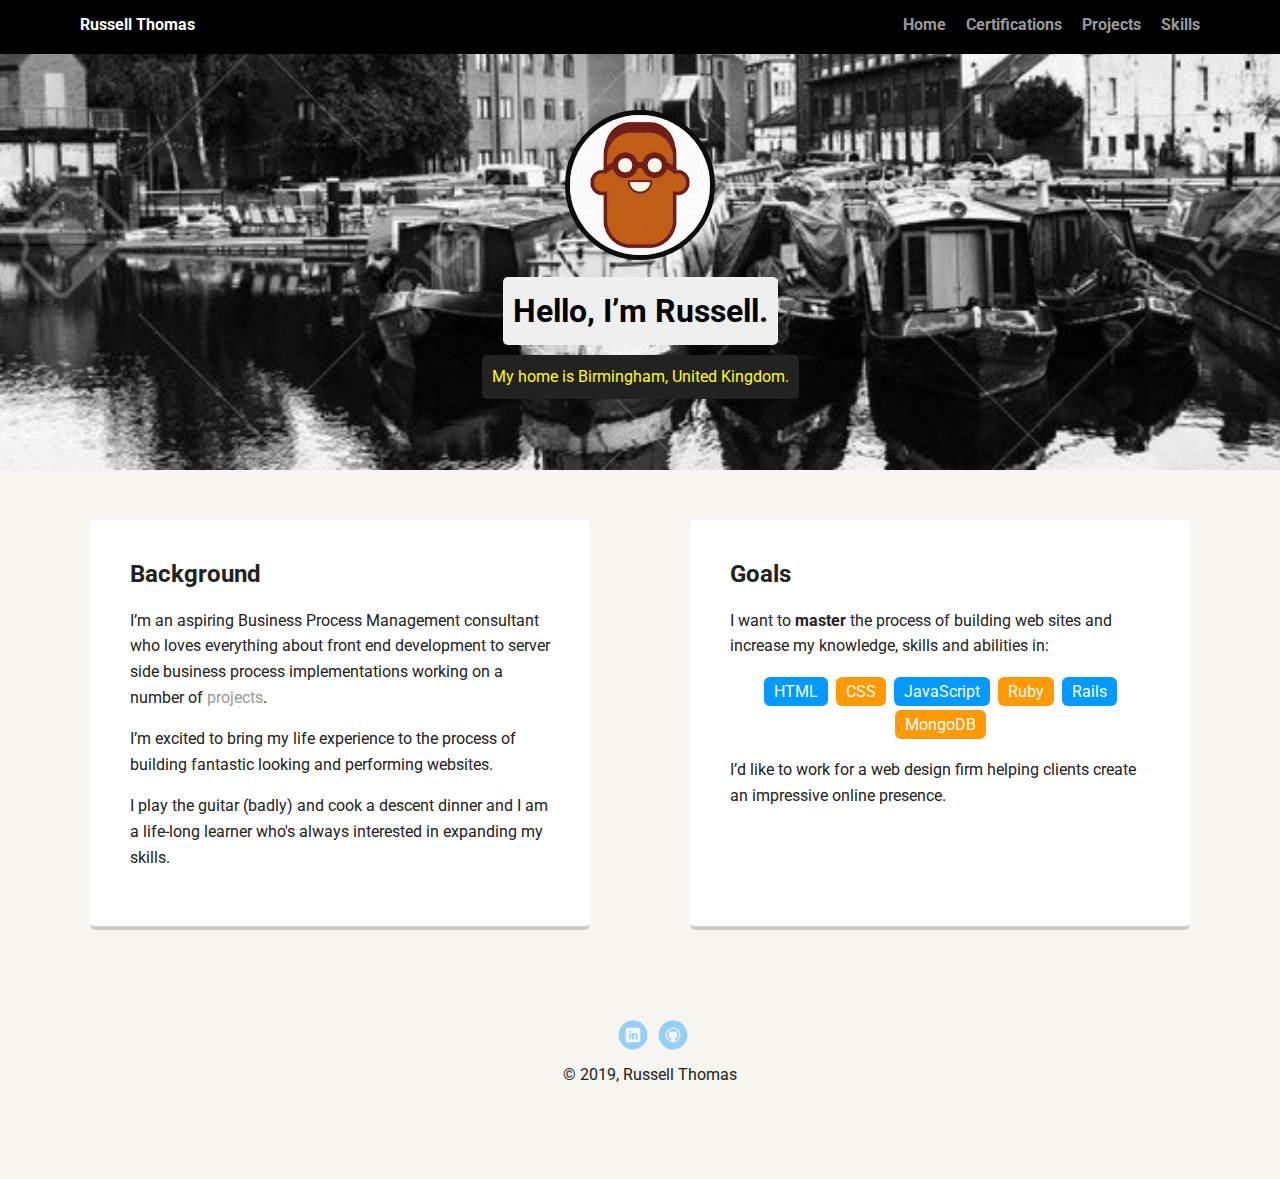
<file: portfolio_update_v1/index.html>
<!doctype html>
<html lang="en">
<head>
  <meta charset="utf-8">
  <title>Russell Thomas' Profile</title>
  <meta name="viewport" content="width=device-width, initial-scale=1.0">
  <link rel="stylesheet" href="styles.css">
  <link href="https://fonts.googleapis.com/css?family=Muli%7CRoboto:400,300,500,700,900" rel="stylesheet"></head>
  <body>
    
    <div class="main-nav">
        <ul class="nav">
          <li class="name">Russell Thomas</li>
          <li><a href="index.html">Home</a></li>
          <li><a href="Pages/Certifications.html">Certifications</a></li> 
          <li><a href="Pages/Projects.html">Projects</a></li>  
          <li><a href="Pages/Skills.html">Skills</a></li> 
        </ul>
    </div>

    <header>
      <img src="images/emoji_profile.jpg" alt="Drawing of Russell Thomas" class="profile-image">
      <h1 class="tag name">Hello, I’m Russell.</h1>
      <p class="tag location">My home is Birmingham, United Kingdom.</p>
    </header>

    <main class="flex">
      <div class="card">
        <h2>Background</h2>
        <p>I’m an aspiring Business Process Management consultant who loves everything about front end development to server side business process implementations working on a number of <a href="Pages/Projects.html#Projects">projects</a>.</p> 
        <p>I’m excited to bring my life experience to the process of building fantastic looking and performing websites.</p>
        <p>I play the guitar (badly) and cook a descent dinner and I am a life-long learner who's always interested in expanding my skills.</p>
      </div> 

      <div class="card">
        <h2>Goals</h2>
        <p>I want to <strong>master</strong> the process of building web sites and increase my knowledge, skills and abilities in:</p>
        <ul class="skills">
          <li>HTML</li>
          <li>CSS</li>
          <li>JavaScript</li>
          <li>Ruby</li>
          <li>Rails</li>
          <li>MongoDB</li>
        </ul>
        <p>I’d like to work for a web design firm helping clients create an impressive online presence.</p>
      </div> 

    </main>
    <footer>
      <ul>
        <li><a href="https://www.linkedin.com/in/russellthomasbpm/" target="_blank" title="my linkedin page"  class="social linkedin">LinkedIn</a></li>
        <li><a href="https://github.com/russell13thomas" target="_blank" title="my Github page" class="social github">Github</a></li>
      </ul>
      <p class="copyright">&copy; 2019, Russell Thomas</p>
    </footer>
  </body>
  </html>
</file>
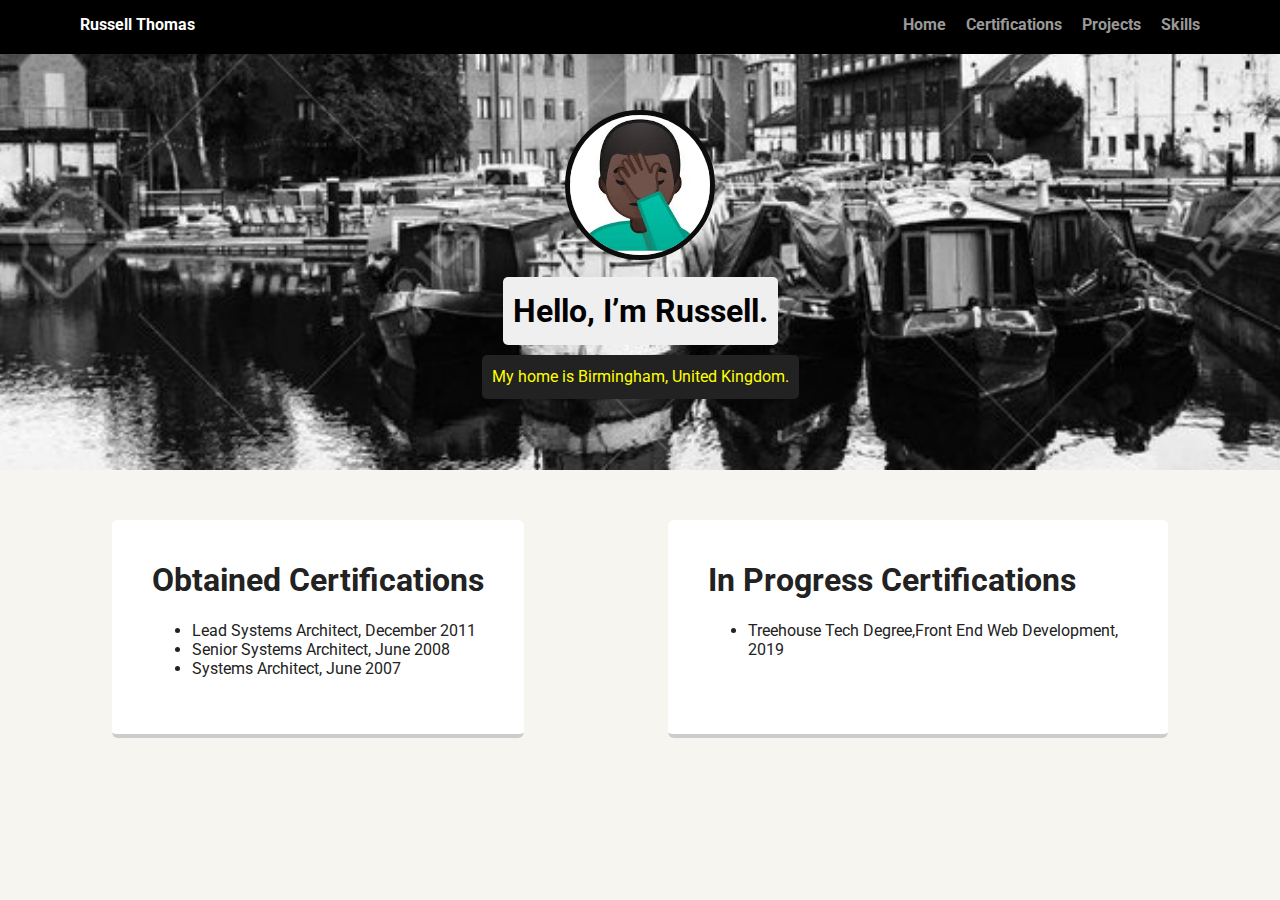
<file: portfolio_update_v1/Pages/Certifications.html>
<!DOCTYPE html>
<html lang="en">
<head>
    <title>Certifications</title>
    <meta charset="utf-8">
    <meta name="viewport" content="width=device-width, initial-scale=1.0">
    <link rel="stylesheet" href="../styles.css">
    <link href="https://fonts.googleapis.com/css?family=Muli%7CRoboto:400,300,500,700,900" rel="stylesheet">
</head>
  
<body>
    <div class="main-nav">
        <ul class="nav">
          <li class="name">Russell Thomas</li>
          <li><a href="../index.html">Home</a></li> 
          <li><a href="Certifications.html">Certifications</a></li> 
          <li><a href="Projects.html">Projects</a></li>  
          <li><a href="Skills.html">Skills</a></li> 
        </ul>
    </div>
    
    <header>
        <img src="../images/Furstration.jpg" alt="Drawing of Russell Thomas" class="profile-image">
        <h1 class="tag name">Hello, I’m Russell.</h1>
        <p class="tag location">My home is Birmingham, United Kingdom.</p>
    </header>

    <main class="flex">
        <div class="card">
            <h1>Obtained Certifications</h1>
            <ul>
                <li>Lead Systems Architect, December 2011</li>
                <li>Senior Systems Architect, June 2008</li>
                <li>Systems Architect, June 2007</li>
            </ul>
        </div> 

        <div class="card">                                          
            <h1>In Progress Certifications</h1>
            <ul>
                <li>Treehouse Tech Degree,Front End Web Development, 2019</li>
            </ul>
        </div> 
    </main>


</body>
</html>
</file>
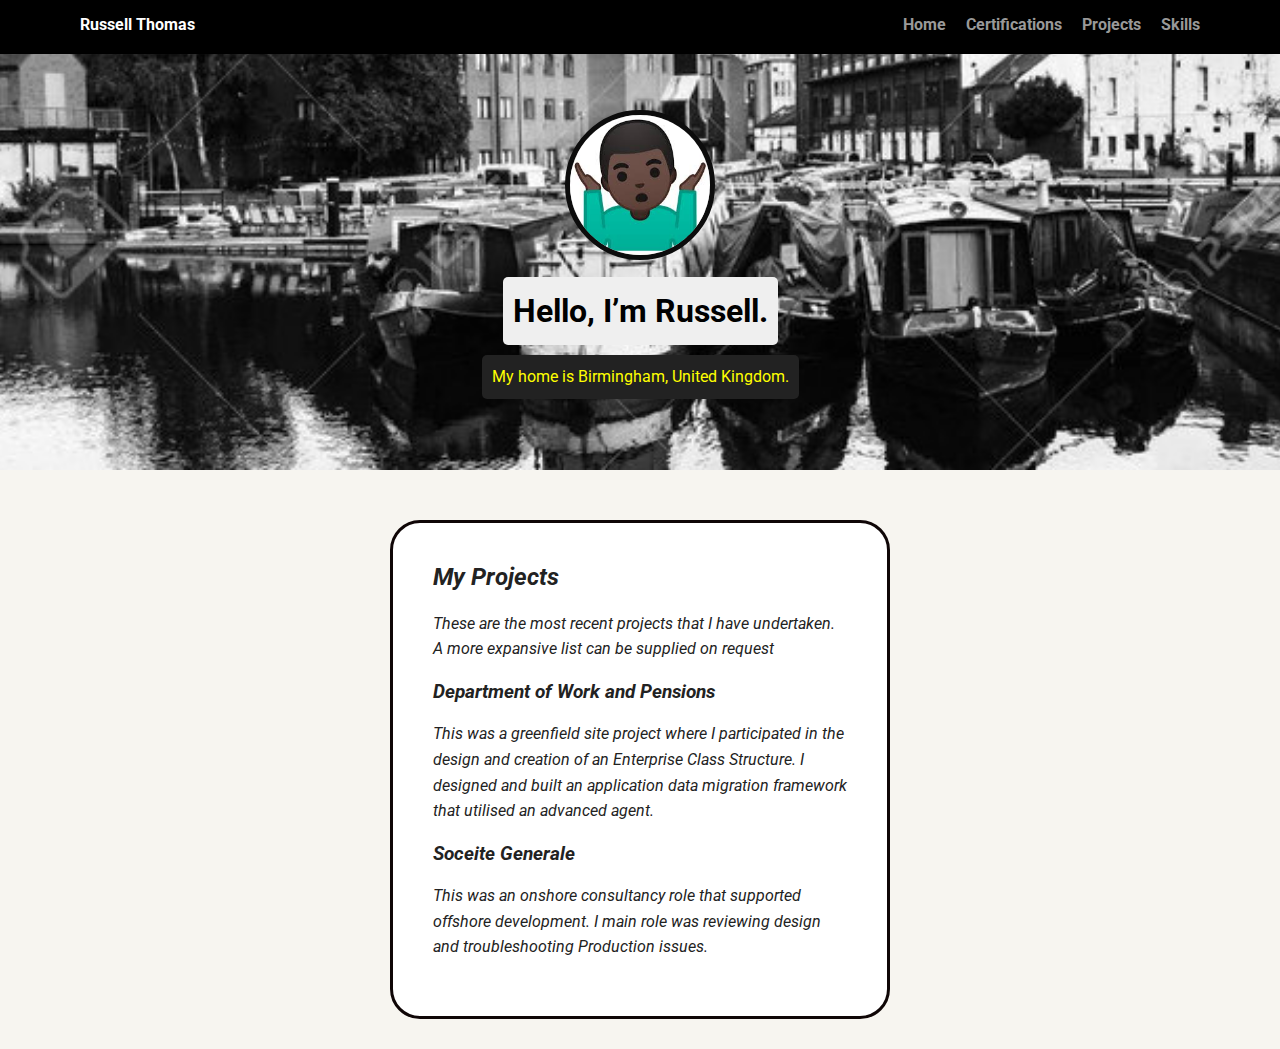
<file: portfolio_update_v1/Pages/Projects.html>
<!DOCTYPE html>
<html lang="en">

<head>
    <title>Projects</title>
    <meta charset="utf-8">
    <meta name="viewport" content="width=device-width, initial-scale=1.0">
    <link rel="stylesheet" href="../styles.css">
    <link href="https://fonts.googleapis.com/css?family=Muli%7CRoboto:400,300,500,700,900" rel="stylesheet">
</head>

<body>
    <div class="main-nav">
        <ul class="nav">


            <li class="name">Russell Thomas</li>
            <li><a href="../index.html">Home</a></li>
            <li><a href="Certifications.html">Certifications</a></li>
            <li><a href="Projects.html">Projects</a></li>
            <li><a href="Skills.html">Skills</a></li> 
        </ul>
    </div>
    <header>
        <img src="../images/shrugging.jpg" alt="Drawing of Russell Thomas" class="profile-image">
        <h1 class="tag name">Hello, I’m Russell.</h1>
        <p class="tag location">My home is Birmingham, United Kingdom.</p>
    </header>

    <!--Projects-->
    <main class="flex">
        <section>
            <div class="card myprojectscard" id="Projects">
                <h2>My Projects</h2>
                <p>These are the most recent projects that I have undertaken. A more expansive list can be supplied on
                    request</p>
                <section id="DWP">
                    <h3>Department of Work and Pensions</h3>
                    <p>This was a greenfield site project where I participated in the design and creation of an Enterprise Class Structure. I designed
                        and built an application data migration framework that utilised an advanced agent.</p>
                </section>
                <section id="SG">
                    <h3>Soceite Generale</h3>
                    <p>This was an onshore consultancy role that supported offshore development. I main role was reviewing
                    design and troubleshooting Production issues.</p>
                </section>
                
            </div>
        </section>

    </main>

</body>

</html>
</file>
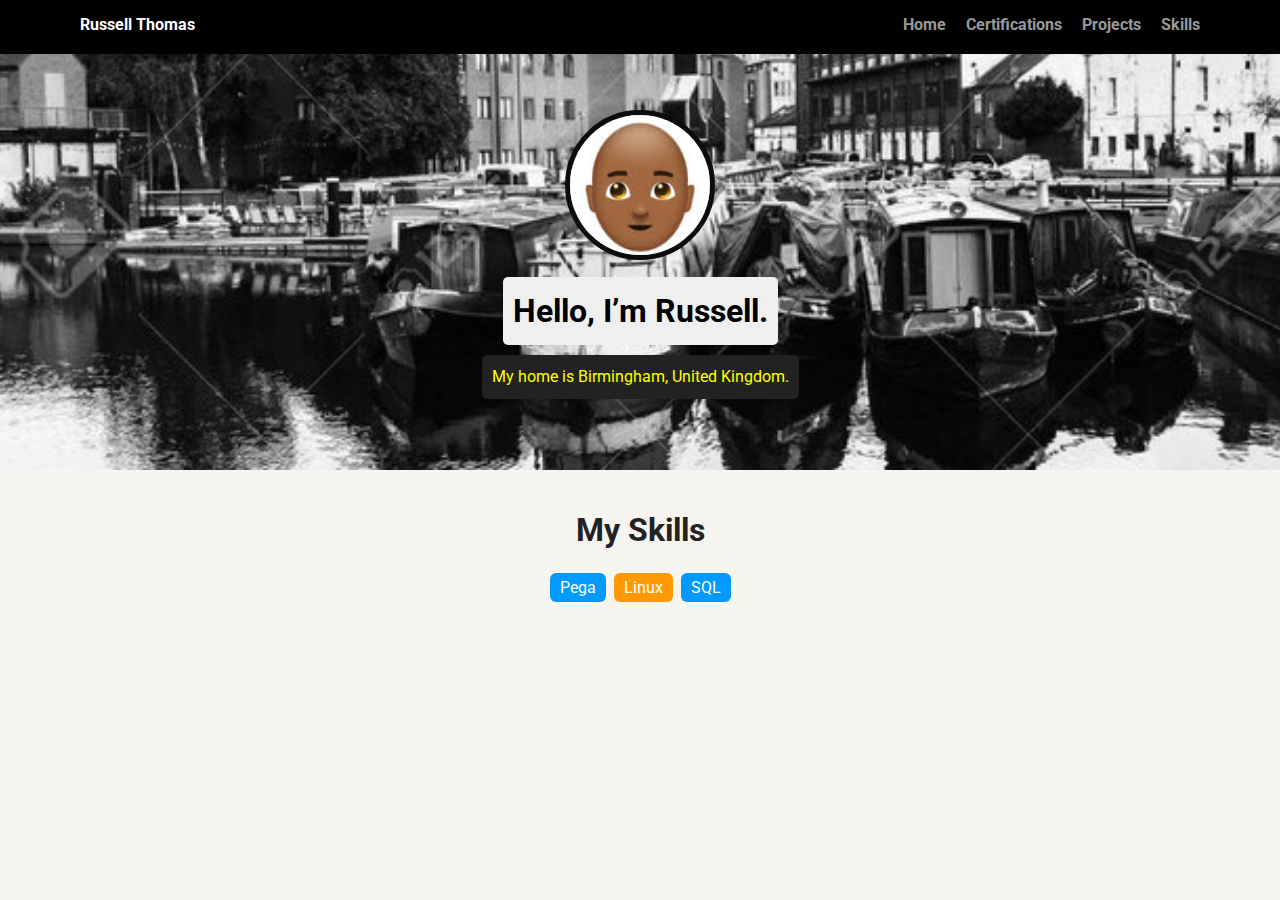
<file: portfolio_update_v1/Pages/Skills.html>
<!DOCTYPE html>
<html lang="en">
<head>
    <title>Skills</title>
    <meta charset="utf-8">
    <meta name="viewport" content="width=device-width, initial-scale=1.0">
    <link rel="stylesheet" href="../styles.css">
    <link href="https://fonts.googleapis.com/css?family=Muli%7CRoboto:400,300,500,700,900" rel="stylesheet">
</head>
  
<body>
    <div class="main-nav">
        <ul class="nav">
          <li class="name">Russell Thomas</li>
          <li><a href="../index.html">Home</a></li> 
          <li><a href="Certifications.html">Certifications</a></li> 
          <li><a href="Projects.html">Projects</a></li>  
          <li><a href="Skills.html">Skills</a></li> 
        </ul>
    </div>
    
    <header>
        <img src="../images/bald_man.jpg" alt="Drawing of Russell Thomas" class="profile-image">
        <h1 class="tag name">Hello, I’m Russell.</h1>
        <p class="tag location">My home is Birmingham, United Kingdom.</p>
    </header>

    <main class="flex">
        <div>
            <h1>My Skills</h1>
            <ul class="skills">
                <li>Pega</li>
                <li>Linux</li>
                <li>SQL</li>
            </ul>
        </div> 

    </main>


</body>
</html>
</file>
<file: portfolio_update_v1/styles.css>
/* Global Layout Set-up */
* { 
  box-sizing: border-box;
}
  
body {
  margin: 0;
  padding: 0;
  text-align: center;
  font-family: 'Roboto', sans-serif;
  color: #222;
  background: #f7f5f0;
}
/* Link Styles */

a {
  text-decoration: none;
  color: #999;
}
a:hover {
  color: #6633ff;
}

/* Section Styles */

.main-nav {
  width: 100%;
  background: black;
  min-height: 30px;
  padding: 10px;
  position: fixed;
  text-align: center;
}
.nav {
  display: flex;
  justify-content: space-around;
  font-weight: 700;
  list-style-type: none;
  margin: 0 auto;
  padding: 0;
}

.nav .name {
    display: block;
    margin-right: auto;
    color: white;
}
.nav li {
  padding: 5px 10px 10px 10px;
}
.nav a {
  transition: all .5s;
}
.nav a:hover {
  color: white
}

header {
  text-align: center;
  background: url('images/rsz_gas-street-basin.jpg') no-repeat top center ;
  background-size: cover;
  overflow: hidden;
  padding-top: 60px;
}
header {
  line-height: 1.5;
}
header .profile-image {
  margin-top: 50px;
  width: 150px;
  height: 150px;
  border-radius: 60%;
  border: 5px solid rgb(12, 12, 12);
  transition: all 1s;
}
header .profile-image:hover {
  transform: scale(1.2) rotate(360deg);
}
.tag {
  background-color: #efefef;
  color: black;
  padding: 10px;
  border-radius: 5px;
  display: table;
  margin: 10px auto;
} 
.location {
  background-color: #222;
  color: yellow;
}
.card {
  margin: 30px;
  padding: 20px 40px 40px;
  max-width: 500px;
  text-align: left;
  background: #fff;
  border-bottom: 4px solid #ccc;
  border-radius: 6px;
  transition: all .5s;
}
.card:hover {
  border-color: #ff99ff;
}

ul.skills {
  padding: 0;
  text-align: center;
}

.skills li {
  border-radius: 6px;
  display: inline-block;
  background: #ff9904;
  color: white;
  padding: 5px 10px;
  margin: 2px;
}

.skills li:nth-child(odd) {
  background: #0399ff;
}

.skills li:hover {
  transform: scale(1.2);
}


footer {
  width: 100%;
  min-height: 30px;
  padding: 20px 0 40px 20px;
}

footer .copyright {
  top: -8px;
  font-size: .75em;
}

footer ul {
  list-style-type: none;
  margin: 0;
  padding: 0;
}

footer ul li {
  display: inline-block;
}

a.social {
  display: inline-block;
  text-indent: -9999px;
  margin-left: 5px;
  width: 30px;
  height: 30px;
  background-size: 30px 30px;
  opacity: .4;
  transition: all .5s;
}
a.twitter {
  background-image: url(images/twitter.svg);
}
a.linkedin {
  background-image: url(images/linkedin.svg);
}
a.github {
  background-image: url(images/github.svg);
}
a.social:hover {
  opacity: 1;
}
.clearfix {
  clear: both;
}

/* Styles for larger screens */
@media screen and (min-width: 720px) {
  
  .flex {
      display: -ms-flexbox;      /* TWEENER - IE 10 */
      display: flex; 
      max-width: 1200px;
      -ms-flex-pack: distribute;
      justify-content: space-around;
      margin: 0 auto;
  }

  header {
    min-height: 470px;
  }

  .nav {
    max-width: 1200px;
    padding: 0 30px;
  }


  main {
    padding-top: 20px;
  }

  main p {
    line-height: 1.6em;
  }

  footer {
    font-size: 1.3em;
    max-width: 1200px;
    margin: 40px auto;
  }

}


/* 
My new class for Projects with:
   a) Border colour changes on hover 
   b) Border radiius changes 
   c) font change 
*/


.myprojectscard {
  border: 3px solid rgb(15, 6, 6);
  border-radius: 30px;
  font-style:italic;
}
.myprojectscard:hover {
  border-color: #ff99ff;
}
</file>
